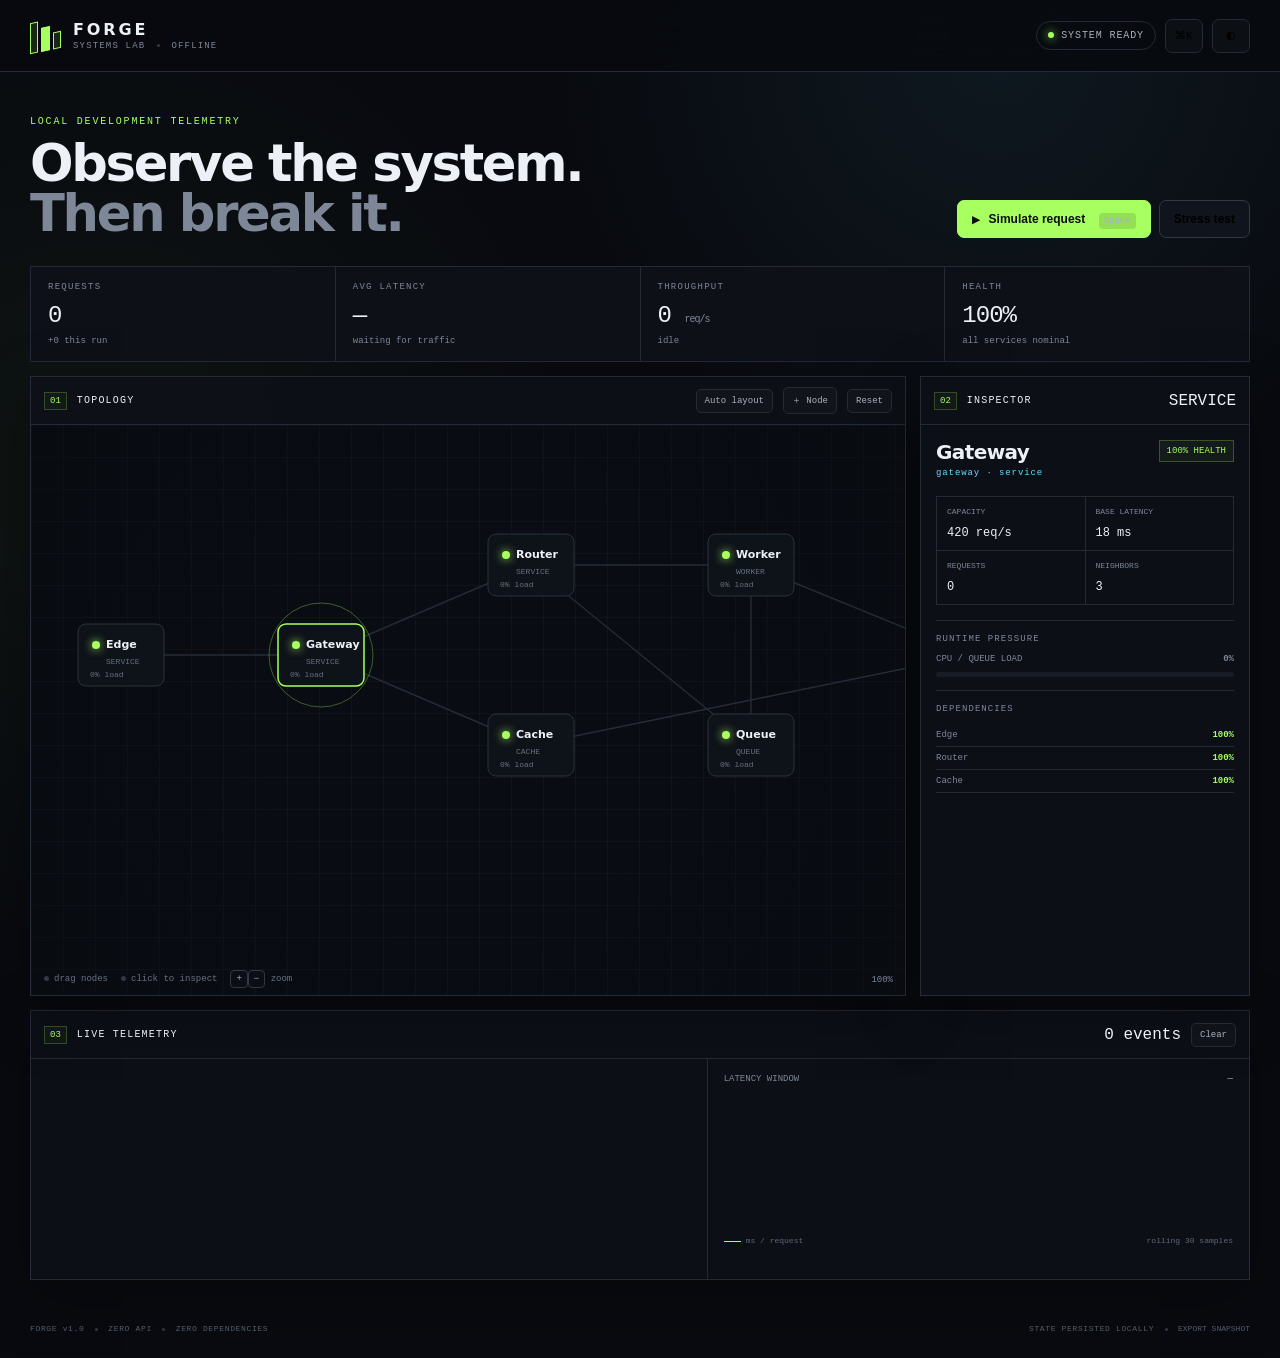
<file: index.html>
<!doctype html>
<html lang="en">
<head>
<meta charset="utf-8"><meta name="viewport" content="width=device-width,initial-scale=1,viewport-fit=cover">
<meta name="theme-color" content="#080a0f"><meta name="description" content="FORGE — an offline systems observability laboratory.">
<title>FORGE — Systems Lab</title><link rel="stylesheet" href="styles.css">
</head>
<body>
<div id="app" class="app">
<header class="topbar"><div class="brand"><div class="brand-mark"><span></span><span></span><span></span></div><div><div class="brand-name">FORGE</div><div class="brand-sub">SYSTEMS LAB <i></i> OFFLINE</div></div></div>
<div class="top-actions"><div class="status-pill"><span class="live-dot"></span><span id="systemStatus">SYSTEM READY</span></div><button class="icon-btn" id="commandBtn" title="Command palette">⌘K</button><button class="icon-btn" id="themeBtn" title="Toggle theme">◐</button></div></header>
<main class="workspace">
<section class="hero-strip"><div><div class="eyebrow">LOCAL DEVELOPMENT TELEMETRY</div><h1>Observe the system.<br><em>Then break it.</em></h1></div><div class="hero-actions"><button class="btn btn-primary" id="runBtn"><span class="play">▶</span> Simulate request <kbd>Space</kbd></button><button class="btn" id="stressBtn">Stress test</button></div></section>
<section class="metrics-row">
<article class="metric-card"><span>REQUESTS</span><strong id="mRequests">0</strong><small id="mReqDelta">+0 this run</small></article>
<article class="metric-card"><span>AVG LATENCY</span><strong id="mLatency">—</strong><small id="mLatencyDelta">waiting for traffic</small></article>
<article class="metric-card"><span>THROUGHPUT</span><strong id="mThroughput">0 <b>req/s</b></strong><small id="mThroughputDelta">idle</small></article>
<article class="metric-card"><span>HEALTH</span><strong id="mHealth">100%</strong><small id="mHealthDelta">all services nominal</small></article>
</section>
<section class="lab-grid">
<div class="panel topology-panel"><div class="panel-head"><div><span class="panel-kicker">01</span><strong>TOPOLOGY</strong></div><div class="panel-tools"><button class="tool-btn" id="autoLayoutBtn">Auto layout</button><button class="tool-btn" id="addNodeBtn">＋ Node</button><button class="tool-btn" id="resetBtn">Reset</button></div></div>
<div class="canvas-wrap"><canvas id="graphCanvas" aria-label="Interactive system topology"></canvas><div class="canvas-hud"><span><i class="key-dot"></i>drag nodes</span><span><i class="key-dot"></i>click to inspect</span><span><kbd>+</kbd><kbd>−</kbd> zoom</span></div><div class="zoom-readout" id="zoomReadout">100%</div></div></div>
<aside class="panel inspector"><div class="panel-head"><div><span class="panel-kicker">02</span><strong>INSPECTOR</strong></div><span class="mono muted" id="selectedType">NODE</span></div><div id="inspectorBody" class="inspector-body"></div></aside>
</section>
<section class="panel telemetry-panel"><div class="panel-head"><div><span class="panel-kicker">03</span><strong>LIVE TELEMETRY</strong></div><div class="telemetry-actions"><span id="eventCount" class="mono muted">0 events</span><button class="tool-btn" id="clearEvents">Clear</button></div></div>
<div class="telemetry-grid"><div class="event-stream" id="eventStream" aria-live="polite"></div><div class="spark-wrap"><div class="spark-title"><span>LATENCY WINDOW</span><span id="sparkValue">—</span></div><canvas id="sparkCanvas"></canvas><div class="legend"><span><i class="legend-line"></i>ms / request</span><span>rolling 30 samples</span></div></div></div></section>
</main>
<footer class="footer"><span>FORGE v1.0 <i></i> ZERO API <i></i> ZERO DEPENDENCIES</span><span>STATE PERSISTED LOCALLY <i></i> <button id="exportBtn">EXPORT SNAPSHOT</button></span></footer>
</div>
<div class="toast-stack" id="toastStack"></div>
<dialog id="commandPalette"><div class="command-shell"><div class="command-input-row"><span>⌘</span><input id="commandInput" autocomplete="off" placeholder="Type a command…"><kbd>ESC</kbd></div><div id="commandList" class="command-list"></div><div class="command-foot">Navigate <kbd>↑</kbd><kbd>↓</kbd> · Execute <kbd>↵</kbd> · Close <kbd>ESC</kbd></div></div></dialog>
<dialog id="nodeDialog"><form method="dialog" class="node-form" id="nodeForm"><div class="dialog-head"><div><span class="panel-kicker">CREATE</span><h2>New service</h2></div><button class="close-btn" value="cancel">×</button></div><label>Name<input id="newNodeName" required maxlength="20" placeholder="e.g. Search Index"></label><label>Type<select id="newNodeType"><option value="service">SERVICE</option><option value="worker">WORKER</option><option value="database">DATABASE</option><option value="queue">QUEUE</option><option value="cache">CACHE</option></select></label><label>Capacity<input id="newNodeCapacity" type="number" min="1" max="1000" value="180"></label><div class="dialog-actions"><button class="btn" value="cancel">Cancel</button><button class="btn btn-primary" value="default">Create node</button></div></form></dialog>
<script src="app.js" defer></script>
</body></html>
</file>
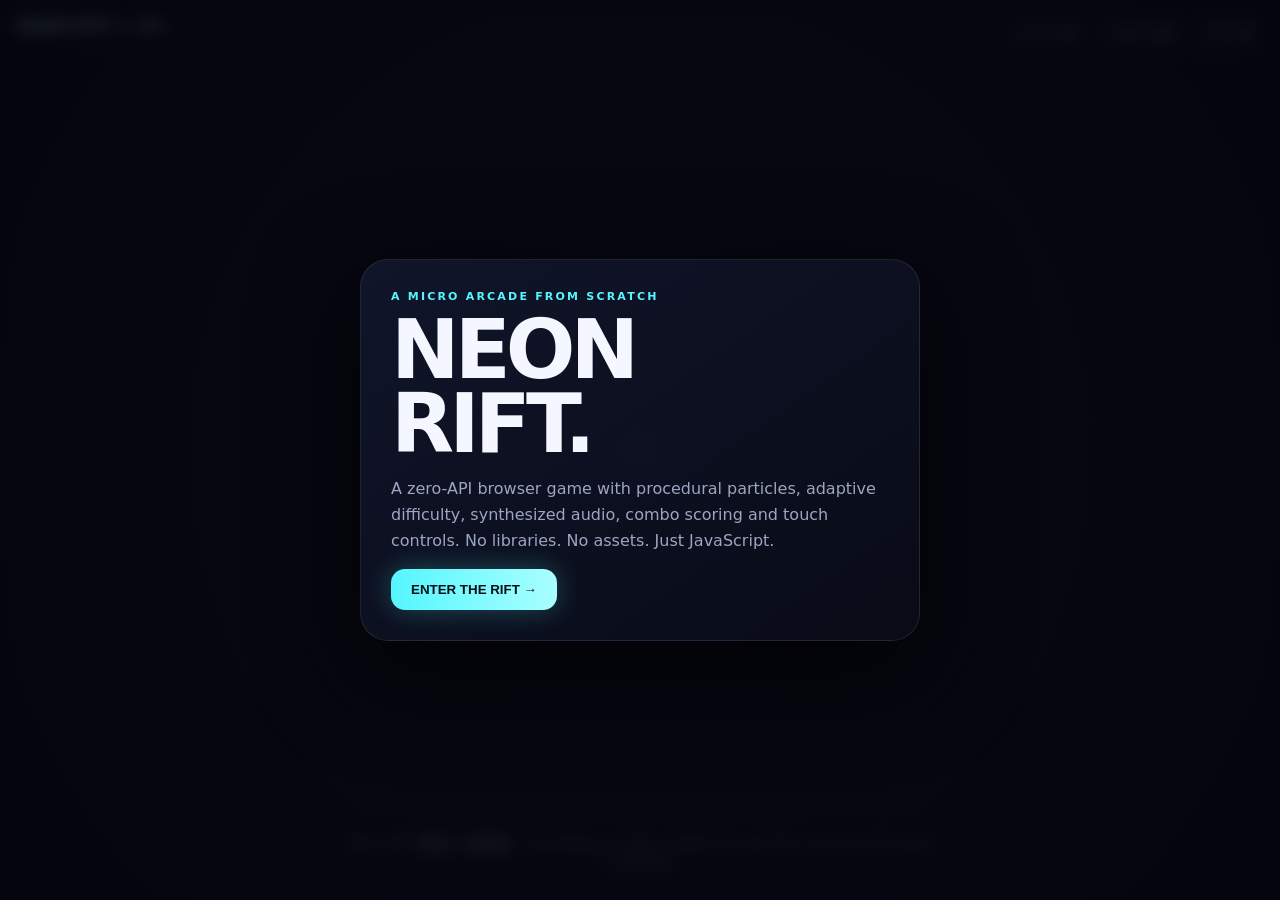
<file: neon-rift.html>
<!doctype html>
<html lang="en">
<head>
<meta charset="utf-8">
<meta name="viewport" content="width=device-width,initial-scale=1,viewport-fit=cover">
<title>NEON RIFT — Arcade</title>
<style>
:root{--bg:#070812;--panel:#101326;--text:#f4f7ff;--muted:#8991ad;--cyan:#55f6ff;--pink:#ff4fd8;--violet:#9b6cff}
*{box-sizing:border-box}html,body{margin:0;width:100%;height:100%;overflow:hidden;background:var(--bg);color:var(--text);font-family:Inter,ui-sans-serif,system-ui,sans-serif}
body{display:grid;place-items:center}
canvas{position:fixed;inset:0;width:100%;height:100%;touch-action:none}
.ui{position:fixed;inset:0;pointer-events:none;padding:18px;display:flex;flex-direction:column;justify-content:space-between}
.top{display:flex;justify-content:space-between;align-items:flex-start;gap:12px}
.brand{font-weight:900;letter-spacing:.16em;font-size:13px;text-shadow:0 0 18px #55f6ff88}
.stats{display:flex;gap:8px;flex-wrap:wrap;justify-content:flex-end}
.pill{background:#0c1020c9;border:1px solid #ffffff16;border-radius:999px;padding:8px 12px;backdrop-filter:blur(10px);font-size:11px;color:var(--muted)}
.pill b{color:var(--text);margin-left:5px}
.bottom{display:flex;justify-content:center}
.hint{max-width:680px;text-align:center;color:#8f98b6;font-size:12px;line-height:1.5;background:#090c18bb;border:1px solid #ffffff12;border-radius:16px;padding:10px 15px;backdrop-filter:blur(12px)}
.overlay{position:fixed;inset:0;display:grid;place-items:center;background:#05060cc7;backdrop-filter:blur(8px);z-index:4}
.card{width:min(560px,calc(100% - 32px));padding:30px;border:1px solid #ffffff16;border-radius:28px;background:linear-gradient(145deg,#11162cf2,#090b17f2);box-shadow:0 30px 100px #000b}
.kicker{color:var(--cyan);font-size:11px;font-weight:800;letter-spacing:.2em}
h1{font-size:clamp(42px,9vw,82px);line-height:.9;margin:10px 0 14px;letter-spacing:-.06em}
p{color:#9ca5c2;line-height:1.6}
button{border:0;color:#061018;background:linear-gradient(90deg,var(--cyan),#a9ffff);font-weight:900;padding:13px 20px;border-radius:14px;cursor:pointer;box-shadow:0 0 28px #55f6ff44}
button:hover{transform:translateY(-1px);filter:brightness(1.08)}
.hidden{display:none}
kbd{padding:2px 6px;border:1px solid #ffffff20;border-radius:5px;background:#ffffff09;color:#cbd2e9}
</style>
</head>
<body>
<canvas id="c"></canvas>
<div class="ui">
  <div class="top">
    <div class="brand">NEON RIFT // 01</div>
    <div class="stats">
      <div class="pill">SCORE <b id="score">0</b></div>
      <div class="pill">COMBO <b id="combo">x1</b></div>
      <div class="pill">BEST <b id="best">0</b></div>
    </div>
  </div>
  <div class="bottom"><div class="hint">Move with <kbd>WASD</kbd>/<kbd>ARROWS</kbd> · Touch/drag on mobile · Destroy the pink rifts · Survive as the arena accelerates</div></div>
</div>
<div class="overlay" id="start">
  <div class="card">
    <div class="kicker">A MICRO ARCADE FROM SCRATCH</div>
    <h1>NEON<br>RIFT.</h1>
    <p>A zero-API browser game with procedural particles, adaptive difficulty, synthesized audio, combo scoring and touch controls. No libraries. No assets. Just JavaScript.</p>
    <button id="play">ENTER THE RIFT →</button>
  </div>
</div>
<div class="overlay hidden" id="over">
  <div class="card">
    <div class="kicker">RIFT COLLAPSED</div>
    <h1 id="final">0</h1>
    <p id="grade"></p>
    <button id="again">RUN IT BACK →</button>
  </div>
</div>
<script>
(()=>{"use strict";
const C=document.getElementById("c"),x=C.getContext("2d"),scoreEl=document.getElementById("score"),comboEl=document.getElementById("combo"),bestEl=document.getElementById("best"),start=document.getElementById("start"),over=document.getElementById("over"),finalEl=document.getElementById("final"),grade=document.getElementById("grade");
let W=innerWidth,H=innerHeight,D=devicePixelRatio||1;
function resize(){W=innerWidth;H=innerHeight;C.width=W*D;C.height=H*D;x.setTransform(D,0,0,D,0,0)}addEventListener("resize",resize);resize();
const rnd=(a,b)=>Math.random()*(b-a)+a, clamp=(v,a,b)=>Math.max(a,Math.min(b,v));
let audio;
function beep(freq,dur=.05,type="sine",gain=.025){if(!audio)return;const o=audio.createOscillator(),g=audio.createGain();o.type=type;o.frequency.value=freq;g.gain.value=gain;o.connect(g).connect(audio.destination);o.start();g.gain.exponentialRampToValueAtTime(.0001,audio.currentTime+dur);o.stop(audio.currentTime+dur)}
const state={running:false,t:0,score:0,combo:1,best:+localStorage.neonRiftBest||0,speed:1,player:{x:W/2,y:H/2,r:11},rifts:[],parts:[],stars:[],keys:new Set(),touch:null};
bestEl.textContent=state.best;
for(let i=0;i<150;i++)state.stars.push({x:Math.random()*W,y:Math.random()*H,z:rnd(.2,1)});
function reset(){state.t=0;state.score=0;state.combo=1;state.speed=1;state.rifts=[];state.parts=[];state.player={x:W/2,y:H/2,r:11};scoreEl.textContent=0;comboEl.textContent="x1";for(let i=0;i<4;i++)spawnRift()}
function spawnRift(){const a=rnd(0,Math.PI*2),d=Math.max(W,H)*.62;state.rifts.push({x:W/2+Math.cos(a)*d,y:H/2+Math.sin(a)*d,r:rnd(12,22),life:0,phase:rnd(0,6)})}
function burst(px,py,hue){for(let i=0;i<22;i++){const a=rnd(0,Math.PI*2),s=rnd(1,5);state.parts.push({x:px,y:py,vx:Math.cos(a)*s,vy:Math.sin(a)*s,life:1,hue})}}
function hit(r){const p=state.player;return Math.hypot(r.x-p.x,r.y-p.y)<r.r+p.r+4}
function move(dt){let k=state.keys,dx=(k.has("ArrowRight")||k.has("d")?1:0)-(k.has("ArrowLeft")||k.has("a")?1:0),dy=(k.has("ArrowDown")||k.has("s")?1:0)-(k.has("ArrowUp")||k.has("w")?1:0);if(state.touch){dx=(state.touch.x-state.player.x);dy=(state.touch.y-state.player.y);const m=Math.hypot(dx,dy);if(m>8){dx/=m;dy/=m}else dx=dy=0}else{const m=Math.hypot(dx,dy)||1;dx/=m;dy/=m}const sp=330*dt;state.player.x=clamp(state.player.x+dx*sp,25,W-25);state.player.y=clamp(state.player.y+dy*sp,25,H-25)}
function end(){state.running=false;const s=Math.floor(state.score);if(s>state.best){state.best=s;localStorage.neonRiftBest=s;bestEl.textContent=s}finalEl.textContent=s;grade.textContent=s>900?"ABSURD. The rift barely survived you.":s>500?"ELITE RUN. Your reaction speed is dangerous.":s>200?"SOLID RUN. The system is starting to fear you.":"WARM-UP COMPLETE. Next run, chase the combo.";over.classList.remove("hidden");beep(110,.35,"sawtooth",.05)}
function update(dt){state.t+=dt;state.speed=1+state.t*.045;move(dt);if(Math.random()<dt*(1.2+state.t*.03))spawnRift();
for(let i=state.rifts.length-1;i>=0;i--){const r=state.rifts[i],dx=state.player.x-r.x,dy=state.player.y-r.y,d=Math.hypot(dx,dy)||1;r.x+=dx/d*dt*(55+state.t*4);r.y+=dy/d*dt*(55+state.t*4);r.life+=dt;r.phase+=dt*5;
if(hit(r)){burst(r.x,r.y,"pink");state.rifts.splice(i,1);state.score+=10*state.combo;state.combo=Math.min(12,state.combo+1);scoreEl.textContent=Math.floor(state.score);comboEl.textContent="x"+state.combo;beep(240+state.combo*35,.07,"triangle",.035)}
else if(r.x<-80||r.x>W+80||r.y<-80||r.y>H+80){state.rifts.splice(i,1);state.combo=Math.max(1,state.combo-1);comboEl.textContent="x"+state.combo;beep(90,.08,"square",.018)}
}
for(let i=state.parts.length-1;i>=0;i--){const p=state.parts[i];p.x+=p.vx*60*dt;p.y+=p.vy*60*dt;p.vx*=.97;p.vy*=.97;p.life-=dt*1.8;if(p.life<=0)state.parts.splice(i,1)}
}
function draw(){x.clearRect(0,0,W,H);const g=x.createRadialGradient(W/2,H/2,10,W/2,H/2,Math.max(W,H)*.75);g.addColorStop(0,"#15142b");g.addColorStop(1,"#05060d");x.fillStyle=g;x.fillRect(0,0,W,H);
for(const s of state.stars){s.y+=.18*s.z;if(s.y>H)s.y=0;x.fillStyle="rgba(180,220,255,"+(s.z*.5)+")";x.fillRect(s.x,s.y,s.z*1.5,s.z*1.5)}
x.save();x.translate(W/2,H/2);x.rotate(state.t*.04);for(let r=0;r<4;r++){x.strokeStyle="rgba(85,246,255,"+(0.08-r*.012)+")";x.lineWidth=1;x.beginPath();x.arc(0,0,80+r*95+Math.sin(state.t+r)*4,0,Math.PI*2);x.stroke()}x.restore();
for(const r of state.rifts){const pulse=Math.sin(r.phase)*3;x.shadowBlur=22;x.shadowColor="#ff4fd8";x.strokeStyle="#ff4fd8";x.lineWidth=3;x.beginPath();x.arc(r.x,r.y,r.r+pulse,0,Math.PI*2);x.stroke();x.shadowBlur=0;x.strokeStyle="#ff9bea55";x.beginPath();x.arc(r.x,r.y,r.r+8+pulse,0,Math.PI*2);x.stroke()}
for(const p of state.parts){x.globalAlpha=Math.max(0,p.life);x.fillStyle=p.hue==="pink"?"#ff4fd8":"#55f6ff";x.fillRect(p.x,p.y,3,3)}x.globalAlpha=1;
const p=state.player;x.shadowBlur=28;x.shadowColor="#55f6ff";x.fillStyle="#55f6ff";x.beginPath();x.arc(p.x,p.y,p.r,0,Math.PI*2);x.fill();x.shadowBlur=0;x.strokeStyle="#fff";x.lineWidth=2;x.beginPath();x.arc(p.x,p.y,p.r+6+Math.sin(state.t*8)*2,0,Math.PI*2);x.stroke()
}
let last=performance.now();function loop(now){const dt=Math.min(.033,(now-last)/1000);last=now;if(state.running)update(dt);draw();requestAnimationFrame(loop)}requestAnimationFrame(loop);
addEventListener("keydown",e=>{state.keys.add(e.key);if(e.key===" "&&!state.running&&!start.classList.contains("hidden"))begin();if(e.key==="Escape")state.touch=null});addEventListener("keyup",e=>state.keys.delete(e.key));
function pointer(e){const q=e.touches?e.touches[0]:e;state.touch={x:q.clientX,y:q.clientY}}addEventListener("pointerdown",pointer);addEventListener("pointermove",e=>{if(state.touch)pointer(e)});addEventListener("pointerup",()=>state.touch=null);
function begin(){if(!audio)audio=new(window.AudioContext||window.webkitAudioContext)();audio.resume();reset();start.classList.add("hidden");over.classList.add("hidden");state.running=true;beep(440,.12,"sine",.03)}
document.getElementById("play").onclick=begin;document.getElementById("again").onclick=begin;
})();
</script>
</body>
</html>
</file>
<file: styles.css>
:root{--bg:#080a0f;--panel:#0d1017;--line:#242a36;--line2:#313846;--text:#edf1f7;--muted:#7e8798;--soft:#aab2c0;--accent:#a8ff60;--accent2:#65d9ff;--danger:#ff6b7a;--warn:#ffc857;--shadow:0 18px 60px rgba(0,0,0,.28);--sans:Inter,system-ui,sans-serif;--mono:"SFMono-Regular",Consolas,monospace}*{box-sizing:border-box}html{background:var(--bg)}body{margin:0;background:radial-gradient(circle at 78% 4%,rgba(101,217,255,.07),transparent 28rem),radial-gradient(circle at 8% 35%,rgba(168,255,96,.045),transparent 30rem),var(--bg);color:var(--text);font-family:var(--sans);min-height:100vh}.app{min-height:100vh}.topbar{height:72px;border-bottom:1px solid var(--line);display:flex;align-items:center;justify-content:space-between;padding:0 30px;position:sticky;top:0;z-index:20;background:rgba(8,10,15,.86);backdrop-filter:blur(18px)}.brand{display:flex;gap:12px;align-items:center}.brand-mark{width:31px;height:31px;display:grid;grid-template-columns:repeat(3,1fr);gap:3px;transform:skewY(-12deg)}.brand-mark span{border:1px solid var(--accent);background:rgba(168,255,96,.12)}.brand-mark span:nth-child(2){margin-top:7px;background:var(--accent)}.brand-mark span:nth-child(3){margin-top:14px}.brand-name{font-size:16px;font-weight:800;letter-spacing:.18em}.brand-sub,.eyebrow,.panel-kicker,.metric-card span,.legend,.footer,.mono{font-family:var(--mono)}.brand-sub{font-size:9px;color:var(--muted);letter-spacing:.13em;margin-top:2px}.brand-sub i,.footer i{display:inline-block;width:3px;height:3px;border-radius:50%;background:var(--line2);vertical-align:middle;margin:0 5px}.top-actions{display:flex;align-items:center;gap:9px}.status-pill{font:10px var(--mono);letter-spacing:.09em;color:var(--soft);padding:8px 11px;border:1px solid var(--line);border-radius:999px}.live-dot{width:6px;height:6px;background:var(--accent);border-radius:50%;display:inline-block;box-shadow:0 0 10px var(--accent);margin-right:7px}.icon-btn,.tool-btn{border:1px solid var(--line);background:rgba(255,255,255,.02);cursor:pointer;transition:.2s}.icon-btn{height:34px;min-width:38px;border-radius:7px;font:11px var(--mono)}.icon-btn:hover,.tool-btn:hover{border-color:var(--line2);background:rgba(255,255,255,.05)}.workspace{max-width:1500px;margin:auto;padding:44px 30px 28px}.hero-strip{display:flex;justify-content:space-between;align-items:end;margin-bottom:28px}.eyebrow{font-size:10px;letter-spacing:.18em;color:var(--accent);margin-bottom:11px}.hero-strip h1{font-size:clamp(30px,4vw,52px);line-height:.98;letter-spacing:-.045em;margin:0;font-weight:650}.hero-strip h1 em{font-style:normal;color:var(--muted)}.hero-actions{display:flex;gap:8px}.btn{border:1px solid var(--line2);background:#10141c;padding:11px 14px;border-radius:7px;font-size:12px;font-weight:650;cursor:pointer;transition:.2s}.btn:hover{transform:translateY(-1px);border-color:#4a5363}.btn-primary{background:var(--accent);color:#0b0e09;border-color:var(--accent)}.btn-primary:hover{background:#b7ff7b}.btn kbd{margin-left:10px;background:rgba(0,0,0,.12);border:0}.play{font-size:10px;margin-right:5px}kbd{font:9px var(--mono);color:var(--soft);padding:3px 5px;border:1px solid var(--line2);border-radius:4px;background:#0b0e14}.metrics-row{display:grid;grid-template-columns:repeat(4,1fr);gap:1px;background:var(--line);border:1px solid var(--line);margin-bottom:14px}.metric-card{background:var(--panel);padding:15px 17px;min-height:92px}.metric-card span{display:block;color:var(--muted);font-size:9px;letter-spacing:.14em;margin-bottom:10px}.metric-card strong{font:500 24px var(--mono);letter-spacing:-.04em}.metric-card strong b{font-size:10px;color:var(--muted);font-weight:400}.metric-card small{display:block;font:9px var(--mono);color:var(--muted);margin-top:7px}.lab-grid{display:grid;grid-template-columns:minmax(0,1fr) 330px;gap:14px}.panel{border:1px solid var(--line);background:rgba(13,16,23,.88);box-shadow:var(--shadow)}.panel-head{height:48px;padding:0 13px;border-bottom:1px solid var(--line);display:flex;align-items:center;justify-content:space-between}.panel-head>div{display:flex;align-items:center;gap:10px}.panel-head strong{font:10px var(--mono);letter-spacing:.12em}.panel-kicker{font-size:9px;color:var(--accent);padding:3px 5px;border:1px solid rgba(168,255,96,.22);background:rgba(168,255,96,.04)}.panel-tools,.telemetry-actions{display:flex;gap:6px}.tool-btn{font:9px var(--mono);color:var(--soft);padding:6px 8px;border-radius:5px}.canvas-wrap{height:570px;position:relative;overflow:hidden;background:linear-gradient(rgba(255,255,255,.026) 1px,transparent 1px),linear-gradient(90deg,rgba(255,255,255,.026) 1px,transparent 1px),#090c12;background-size:32px 32px}.canvas-wrap:after{content:"";position:absolute;inset:0;pointer-events:none;background:radial-gradient(circle at center,transparent 35%,rgba(8,10,15,.45) 100%)}#graphCanvas{position:absolute;inset:0;width:100%;height:100%;z-index:2;cursor:grab}.canvas-hud{position:absolute;z-index:4;left:13px;bottom:11px;display:flex;gap:13px;font:9px var(--mono);color:#687181}.canvas-hud .key-dot{width:5px;height:5px;border-radius:50%;background:var(--line2);display:inline-block;margin-right:5px}.zoom-readout{position:absolute;z-index:4;right:12px;bottom:10px;font:9px var(--mono);color:var(--muted)}.inspector{min-height:618px}.inspector-body{padding:15px}.empty-state{height:540px;display:grid;place-items:center;text-align:center;color:var(--muted);font:10px var(--mono);line-height:1.7}.empty-state .cross{font-size:30px;color:var(--line2);display:block;margin-bottom:12px}.node-title{display:flex;justify-content:space-between;align-items:start;margin-bottom:18px}.node-name{font-size:20px;font-weight:650;letter-spacing:-.03em}.node-kind{font:9px var(--mono);color:var(--accent2);letter-spacing:.1em;margin-top:4px}.health-badge{font:9px var(--mono);padding:5px 7px;border:1px solid rgba(168,255,96,.25);color:var(--accent);background:rgba(168,255,96,.05)}.health-badge.warn{color:var(--warn);border-color:rgba(255,200,87,.25)}.health-badge.bad{color:var(--danger);border-color:rgba(255,107,122,.25)}.spec-grid{display:grid;grid-template-columns:1fr 1fr;border-top:1px solid var(--line);border-left:1px solid var(--line);margin-bottom:15px}.spec{padding:10px;border-right:1px solid var(--line);border-bottom:1px solid var(--line)}.spec label{display:block;color:var(--muted);font:8px var(--mono);text-transform:uppercase;margin-bottom:5px}.spec b{font:12px var(--mono);font-weight:400}.inspector-section{border-top:1px solid var(--line);padding-top:13px;margin-top:13px}.inspector-section h3{font:9px var(--mono);color:var(--muted);letter-spacing:.12em;margin:0 0 10px}.bar{height:5px;background:#171c25;border-radius:10px;overflow:hidden;margin:8px 0 4px}.bar i{display:block;height:100%;background:var(--accent);border-radius:inherit}.bar i.warn{background:var(--warn)}.bar i.bad{background:var(--danger)}.split{display:flex;justify-content:space-between;font:9px var(--mono);color:var(--muted)}.telemetry-panel{margin-top:14px}.telemetry-grid{display:grid;grid-template-columns:1.25fr 1fr;min-height:220px}.event-stream{padding:8px 0;max-height:220px;overflow:auto;border-right:1px solid var(--line)}.event{display:grid;grid-template-columns:65px 64px 1fr;gap:8px;padding:7px 13px;border-bottom:1px solid rgba(255,255,255,.025);font:9px var(--mono);color:var(--soft)}.event time{color:#5f6878}.event .tag{color:var(--accent2)}.event.warn .tag{color:var(--warn)}.spark-wrap{padding:15px 16px}.spark-title{display:flex;justify-content:space-between;font:9px var(--mono);color:var(--muted)}.spark-title span:last-child{color:var(--soft)}#sparkCanvas{display:block;width:100%;height:145px;margin-top:7px}.legend{display:flex;justify-content:space-between;font-size:8px;color:#5f6878}.legend-line{display:inline-block;width:17px;height:1px;background:var(--accent);vertical-align:middle;margin-right:5px}.footer{max-width:1500px;margin:auto;padding:16px 30px 24px;color:#535c6b;font-size:8px;letter-spacing:.08em;display:flex;justify-content:space-between}.footer button{border:0;background:none;color:inherit;cursor:pointer;padding:0;font:inherit}.footer button:hover{color:var(--soft)}.toast-stack{position:fixed;right:18px;bottom:18px;z-index:100;display:grid;gap:8px}.toast{border:1px solid var(--line2);background:#10141c;padding:10px 13px;border-radius:6px;box-shadow:var(--shadow);font:10px var(--mono);animation:toastIn .25s ease}.toast.ok{border-color:rgba(168,255,96,.35)}@keyframes toastIn{from{opacity:0;transform:translateY(8px)}to{opacity:1;transform:none}}dialog{border:1px solid var(--line2);background:#0e1219;color:var(--text);padding:0;box-shadow:0 30px 100px rgba(0,0,0,.55);border-radius:10px;min-width:min(460px,calc(100vw - 30px))}dialog::backdrop{background:rgba(0,0,0,.66);backdrop-filter:blur(4px)}.command-shell{width:min(640px,calc(100vw - 30px))}.command-input-row{display:flex;align-items:center;gap:9px;padding:13px;border-bottom:1px solid var(--line);color:var(--accent)}.command-input-row input{flex:1;background:none;border:0;outline:0;color:var(--text);font:12px var(--mono)}.command-list{max-height:330px;overflow:auto;padding:6px}.command-item{padding:10px 11px;display:flex;justify-content:space-between;border-radius:6px;cursor:pointer}.command-item.active,.command-item:hover{background:#171c25}.command-item span:first-child{font-size:11px}.command-item small{font:9px var(--mono);color:var(--muted)}.command-foot{padding:9px 12px;border-top:1px solid var(--line);font:8px var(--mono);color:var(--muted)}.node-form{padding:20px;width:420px}.dialog-head{display:flex;justify-content:space-between;align-items:start;margin-bottom:20px}.dialog-head h2{font-size:22px;margin:8px 0 0}.close-btn{border:0;background:none;font-size:22px;color:var(--muted);cursor:pointer}.node-form label{display:block;font:9px var(--mono);color:var(--muted);margin:13px 0}.node-form input,.node-form select{display:block;width:100%;margin-top:6px;border:1px solid var(--line2);background:#090c12;color:var(--text);padding:10px;border-radius:6px;outline:0}.node-form input:focus,.node-form select:focus{border-color:var(--accent)}.dialog-actions{display:flex;justify-content:end;gap:8px;margin-top:20px}.light{--bg:#eef1f5;--panel:#f9fafb;--line:#d8dde5;--line2:#c3cad5;--text:#11151b;--muted:#687282;--soft:#475160;--shadow:0 18px 60px rgba(30,40,55,.12)}.light .topbar{background:rgba(238,241,245,.88)}.light .canvas-wrap{background:linear-gradient(rgba(0,0,0,.035) 1px,transparent 1px),linear-gradient(90deg,rgba(0,0,0,.035) 1px,transparent 1px),#f3f5f8}.light .panel{background:rgba(249,250,251,.9)}.light kbd,.light .btn,.light .icon-btn,.light .tool-btn{background:#fff}@media(max-width:980px){.lab-grid{grid-template-columns:1fr}.inspector{min-height:0}.empty-state{height:180px}.canvas-wrap{height:500px}.telemetry-grid{grid-template-columns:1fr}.event-stream{border-right:0;border-bottom:1px solid var(--line)}}@media(max-width:650px){.topbar{padding:0 15px}.workspace{padding:28px 15px 18px}.hero-strip{display:block}.hero-actions{margin-top:20px}.metrics-row{grid-template-columns:1fr 1fr}.panel-tools .tool-btn:nth-child(2){display:none}.canvas-wrap{height:440px}.footer{padding:15px;display:block;line-height:2.2}.footer span{display:block}.status-pill{display:none}.brand-sub{display:none}.event{grid-template-columns:55px 55px 1fr}}
</file>
